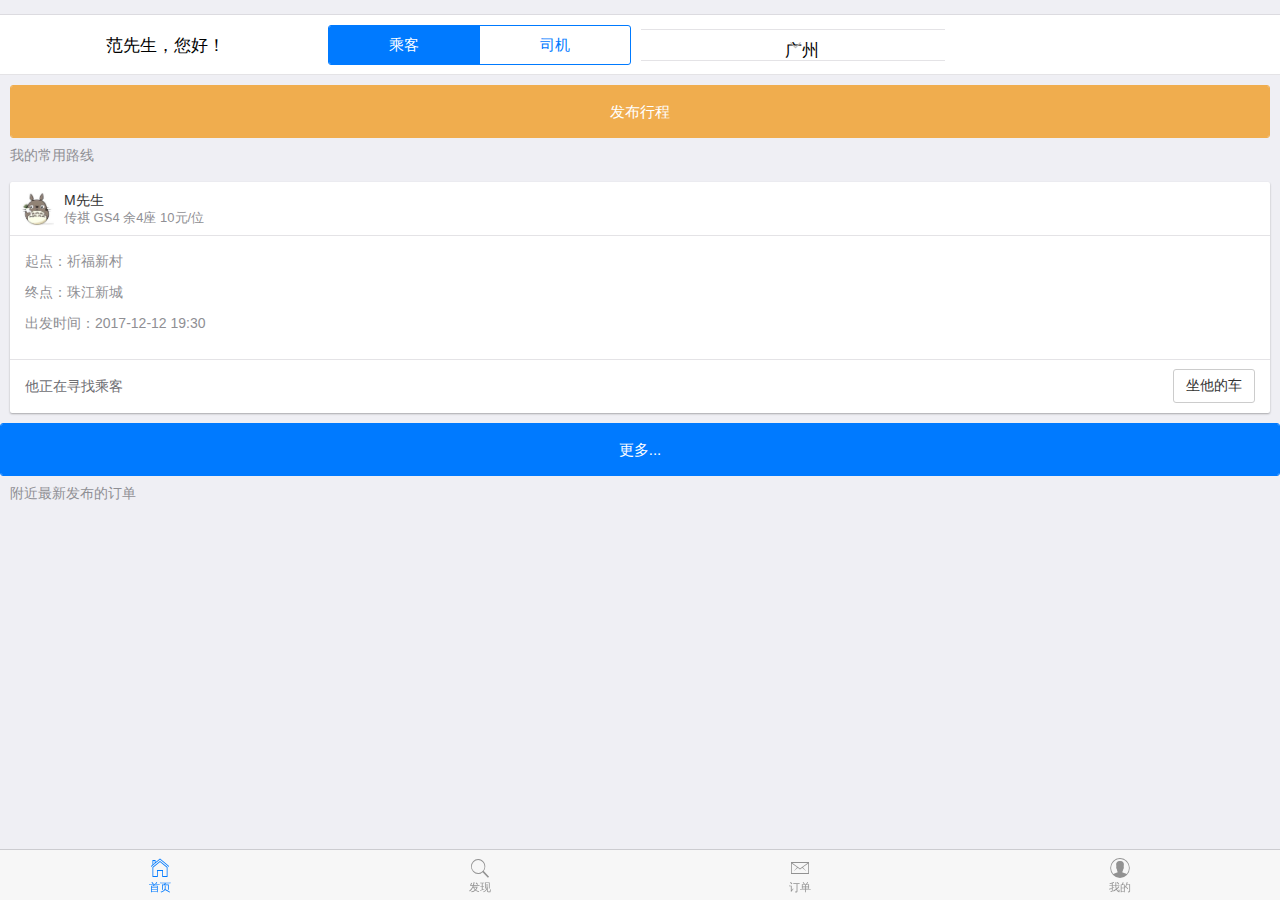
<file: index.html>
<!DOCTYPE html>
<html>
<head>
    <meta charset="utf-8">
    <meta name="viewport" content="width=device-width,initial-scale=1,minimum-scale=1,maximum-scale=1,user-scalable=no" />
    <title></title>
    <script src="js/mui.min.js"></script>
    <script src="js/jquery.min.js"></script>
    <link href="css/mui.min.css" rel="stylesheet"/>
    <script type="text/javascript" charset="utf-8">mui.init();
 
		mui.plusReady(function() {
			document.getElementById("fabu").addEventListener("tap", function() {				
				mui.openWindow({
					url: "getpoint.html", //"dr_booking.html",
					id: "getpoint.html" ,
					waiting: {
						autoShow: false 
					}
				}); 
			}); 
		
			document.getElementById("sear").addEventListener("tap", function() {
				mui.openWindow({
					url: "dr_booking.html",
					id: "dr_booking.html",
					waiting: {
						autoShow: false
					},
					extras: {
						name: 'testapp'
					}
		
				});
		
			});
		
			document.getElementById("mine").addEventListener("tap", function() {
				mui.openWindow({
					url: "cu_mine.html",
					id: "cu_mine.html",
					waiting: {
						autoShow: false
					},
					extras: {
						name: 'testapp'
					}
		
				});
		 
			});
        	//我关注的线路
			$.ajax({ 
				type: 'GET',
				contentType: 'application/x-www-form-urlencoded',
				url: "http://111.230.153.180:3000/getinfobyid",
				dataType: 'text',
				data: {
					id: 1,
					func:"getCareLinesByCuID"
				},
				success: function(result) {
					var sss = $.parseJSON(result);
					//alert(sss.length);
					for(var i = 0; i<sss.length; i++){												
						$("#lines").append(" <li  class='mui-table-view-cell' >"+sss[i].startp+"--->"+sss[i].endp+"</li>");
					};
				},
				error: function(result, status) {
					alert("connect  error:" + result + status);
				}
			});			
		
		});
//		$(document).ready(function() {//读出司机发布的订单
//			$.ajax({
//				type: 'GET',
//				contentType: 'application/x-www-form-urlencoded',
//				url: "http://111.230.153.180:3000/getinfobyid",
//				dataType: 'text',
//				data: {
//					id: 1,
//					func:"getOrderInfoByDrID"
//				},
//				success: function(result) {
//					var sss = $.parseJSON(result);
//					for(var i = 0; i<sss.length; i++){												
//						$("#orders").append(" <li  class='mui-table-view-cell' >"+sss[i].startp+"--->"+sss[i].endp+"</li>");
//								
//					};				
//				},
//				error: function(result, status) {
//					alert("connect  error:" + result + status);
//				}
//			});


			
			//附近最新的订单
//			$.ajax({
//				type: 'GET',
//				contentType: 'application/x-www-form-urlencoded',
//				url: "http://111.230.153.180:3000/getinfobyid",
//				dataType: 'text',
//				data: {
//					id: 1,
//					func:"getNearOrders"
//				},
//				success: function(result) {
//					var sss = $.parseJSON(result);
//					//alert(sss.length);
//					for(var i = 0; i<sss.length; i++){												
//						$("#newlines").append(" <li  class='mui-table-view-cell' >"+sss[i].startp+"--->"+sss[i].endp+"</li>");
//					};
//				},
//				error: function(result, status) {
//					alert("connect  error:" + result + status);
//				}
//			});
//				
  
		
  
    </script>
</head>
<body>

	<div class="mui-content">
		
		 <ul class="mui-table-view mui-grid-view ">
		 	<li class="mui-table-view-cell mui-media mui-col-xs-4 mui-col-sm-3">范先生，您好！</li>
		 	<li class="mui-table-view-cell mui-media mui-col-xs-4 mui-col-sm-3">				
		 		<div class="mui-segmented-control">
				    <a class="mui-control-item mui-active" href="#item1">乘客</a>
				    <a class="mui-control-item" href="#item2">司机</a>
				</div>	
		 	</li>
		 	<li class="mui-table-view-cell mui-media mui-col-xs-4 mui-col-sm-3">
		 		<ul class="mui-table-view">
		 		    <li class="mui-table-view-cell mui-collapse">
		 		        <a class="mui-navigate-right" href="#">广州</a>
		 		        <div class="mui-collapse-content">
		 		            <p>广州</p>
		 		            <p>北京</p>
		 		            <p>上海</p>
		 		        </div>
		 		    </li>
		 		    
		 		</ul>
		 		</li>
		 </ul>
		 	
		
		<nav class="mui-bar mui-bar-tab">
			<a class="mui-tab-item mui-active" href="cu_order.html">
				<span class="mui-icon mui-icon-home"></span>
				<span class="mui-tab-label">首页</span>
			</a>
			<a class="mui-tab-item" id="sear" href="cu_order.html">
				<span class="mui-icon mui-icon-search "></span>
				<span class="mui-tab-label">发现</span>
			</a>
			<a class="mui-tab-item" href="cu_order.html">
				<span class="mui-icon mui-icon-email"></span>
				<span class="mui-tab-label">订单</span>
			</a>
			<a class="mui-tab-item" id="mine" href="#tabbar-with-contact">
				<span class="mui-icon mui-icon-contact"></span>
				<span class="mui-tab-label">我的</span>
			</a>
	
		</nav>	

		
		<div class="mui-content-padded">

			<button id="fabu" type="button" class="mui-btn mui-btn-yellow mui-btn-block">发布行程</button>
		</div>


		<h5 class="mui-content-padded">我的常用路线</h5>
			<div class="mui-card">
			<ul id="lines" class="mui-table-view mui-table-view-chevron">
			</ul>
			
		</div>

		<div class="mui-card">
			<div class="mui-card-content">
				<div class="mui-card-header  mui-card-media">
					<img src="images/lmao.jpeg" />
					<div class="mui-media-body">
							M先生
							<p>传祺 GS4  余4座   10元/位</p>
					</div>
				</div>
				<div class="mui-card-content-inner">
					<p>起点：祈福新村</p>
					<p>终点：珠江新城</p>
					<p>出发时间：2017-12-12 19:30</p>
				</div>
				<div class="mui-card-footer">
					他正在寻找乘客
					<button>坐他的车</button>
				</div>
			</div>

		</div>
		<button type="button" class="mui-btn mui-btn-blue mui-btn-block">更多...</button>

<h5 class="mui-content-padded">附近最新发布的订单</h5>
			<div class="mui-card">
			<ul id="newlines" class="mui-table-view mui-table-view-chevron">
			</ul>
			
		</div>

	</div>		
	
</body>
</html>
</file>
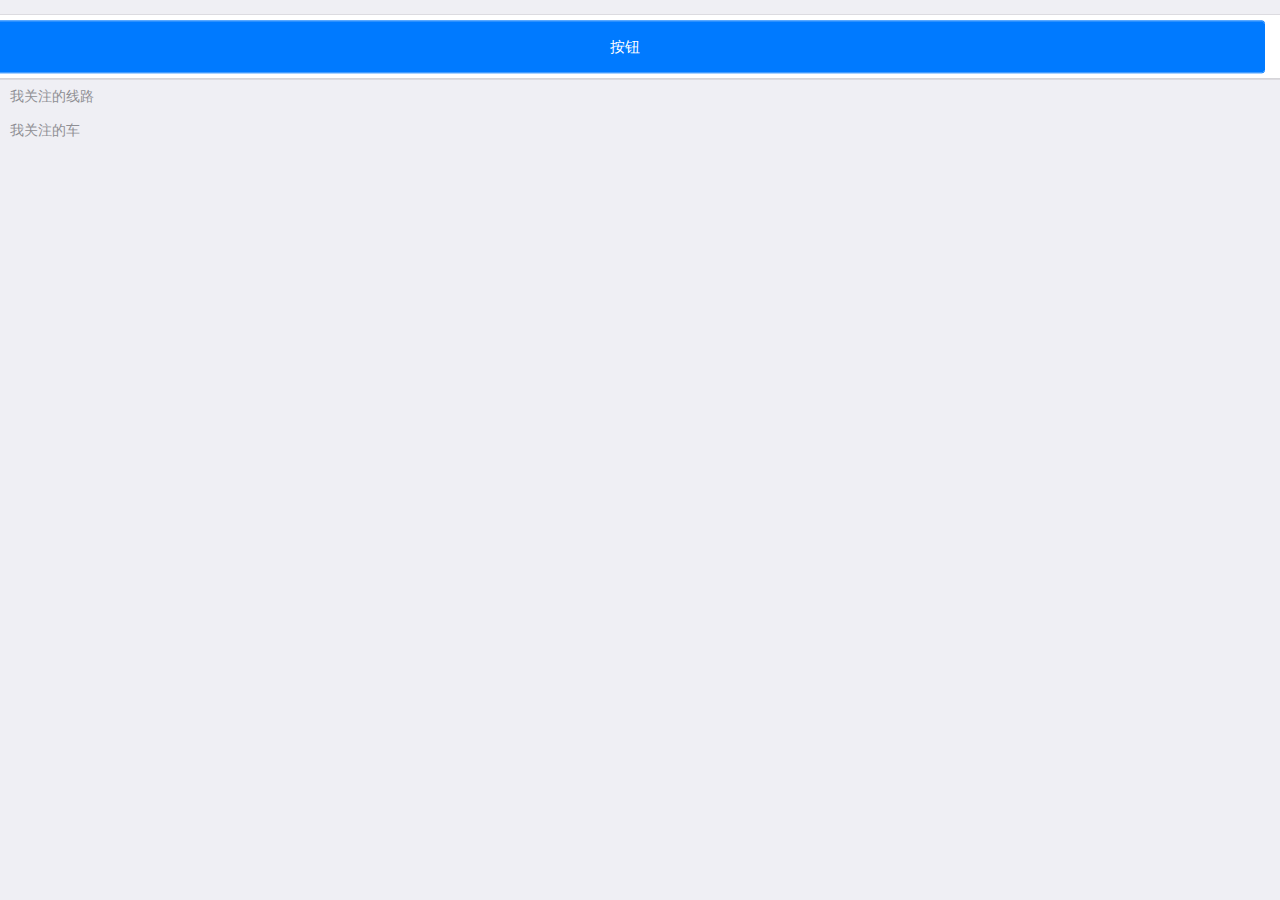
<file: cu_mine.html>
<!doctype html>
<html>

<head>
	<meta charset="UTF-8">
	<title></title>
	<meta name="viewport" content="width=device-width,initial-scale=1,minimum-scale=1,maximum-scale=1,user-scalable=no" />
	<link href="css/mui.min.css" rel="stylesheet" />
	<script src="js/mui.min.js"></script>
	<script src="js/jquery.min.js"></script>
    <link href="css/mui.min.css" rel="stylesheet"/>	    
    
</head>
<script type="text/javascript" charset="utf-8">
  	mui.init();
  	//拍照 
    function getImage() { 
        var c = plus.camera.getCamera(); 
        c.captureImage(function(e) { 
            plus.io.resolveLocalFileSystemURL(e, function(entry) { 
                var s = entry.toLocalURL() + "?version=" + new Date().getTime(); 
                uploadHead(s); /*上传图片*/ 
            }, function(e) { 
                console.log("读取拍照文件错误：" + e.message); 
            }); 
        }, function(s) { 
            console.log("error" + s); 
        }, { 
            filename: "_doc/head.png" 
        }) 
    } 
//	$(document).ready(function() {
//		//读出用户信息
//		$.ajax({
//			type: 'GET',
//			contentType: 'application/x-www-form-urlencoded',
//			url: "http://111.230.153.180:3000/getinfobyid",
//			dataType: 'text',
//			data: {
//				id: 1,
//				func:"getUserInfoByID"
//			},
//			success: function(result) {
//				var sss = $.parseJSON(result);
//				$("#userinfo").append("<div class='mui-input-row'><label>"+"昵称"+"</label><input type='text' placeholder='"+sss[0].username+"'></div>");
//				$("#userinfo").append("<div class='mui-input-row'><label>"+"电话"+"</label><input type='text' placeholder='"+sss[0].phone+"'></div>");
//				
//			},
//			error: function(result, status) {
//				alert("connect  error:" + result + status);
//			}
//		});
//
//		//读出用户常用线路
//		$.ajax({
//			type: 'GET',
//			contentType: 'application/x-www-form-urlencoded',
//			url: "http://111.230.153.180:3000/getinfobyid",
//			dataType: 'text',
//			data: {
//				id: 1,
//				func:"getCareLinesByCuID"
//			},
//			success: function(result) {
//				var sss = $.parseJSON(result);
//				//alert(sss.length);
//				for(var i = 0; i<sss.length; i++){												
//					$("#lines").append(" <li  class='mui-table-view-cell' >"+sss[i].startp+"--->"+sss[i].endp+"</li>");
//				};
//			},
//			error: function(result, status) {
//				alert("connect  error:" + result + status);
//			}
//		});
//		
//		//读出用户关注司机
//		$.ajax({
//			type: 'GET',
//			contentType: 'application/x-www-form-urlencoded',
//			url: "http://111.230.153.180:3000/getinfobyid",
//			dataType: 'text',
//			data: {
//				id: 1,
//				func:"getCareCarsByCuID"
//			},
//			success: function(result) {
//				var sss = $.parseJSON(result);
//				//alert(sss.length);
//				for(var i = 0; i<sss.length; i++){												
//					$("#drivers").append(" <li  class='mui-table-view-cell' >"+sss[i].username+"---"+sss[i].carnum+"</li>");
//				};
//			},
//			error: function(result, status) {
//				alert("connect  error:" + result + status);
//			}
//		});
//
//	});

        
</script>

<body>
	<div class="mui-content">
		<ul class="mui-table-view">
			<li class="mui-table-view-cell mui-media">
				<a href="#sheet2" id="openSheet">
					
					<img class="mui-media-object mui-pull-left" src="images/shuijiao.jpg" >					
						<div class="mui-media-body">							
							<label>圣行</label>
							<p>您还没有个性签名</p>							
						</div>
					<button type="button" class="mui-btn mui-btn-blue mui-btn-block" id="headImage">按钮</button>
				</a>
			</li>
		</ul>
		<form id="userinfo" class="mui-input-group">
			

		</form>			
		
		
		<h5 class="mui-content-padded">我关注的线路</h5>
		<div class="mui-card">
			<ul id="lines" class="mui-table-view mui-table-view-chevron">
				
			</ul>			
		</div>
		
		<h5 class="mui-content-padded">我关注的车</h5>
		<div class="mui-card">
			<ul id="drivers" class="mui-table-view mui-table-view-chevron">
			</ul>			
		</div>			
	


	</div>
	<div id="sheet" class="mui-popover mui-popover-bottom mui-popover-action ">
	    <!-- 可选择菜单 -->
	    <ul class="mui-table-view">
	      <li class="mui-table-view-cell">
	        <a href="#">拍照</a>
	      </li>
	      <li class="mui-table-view-cell">
	        <a href="#">相片</a>
	      </li>
	    </ul>
	    <!-- 取消菜单 -->
	    <ul class="mui-table-view">
	      <li class="mui-table-view-cell">
	        <a href="#sheet"><b>取消</b></a>
	      </li>
	    </ul>
	</div>
	
	


 
</body>

</html>
</file>
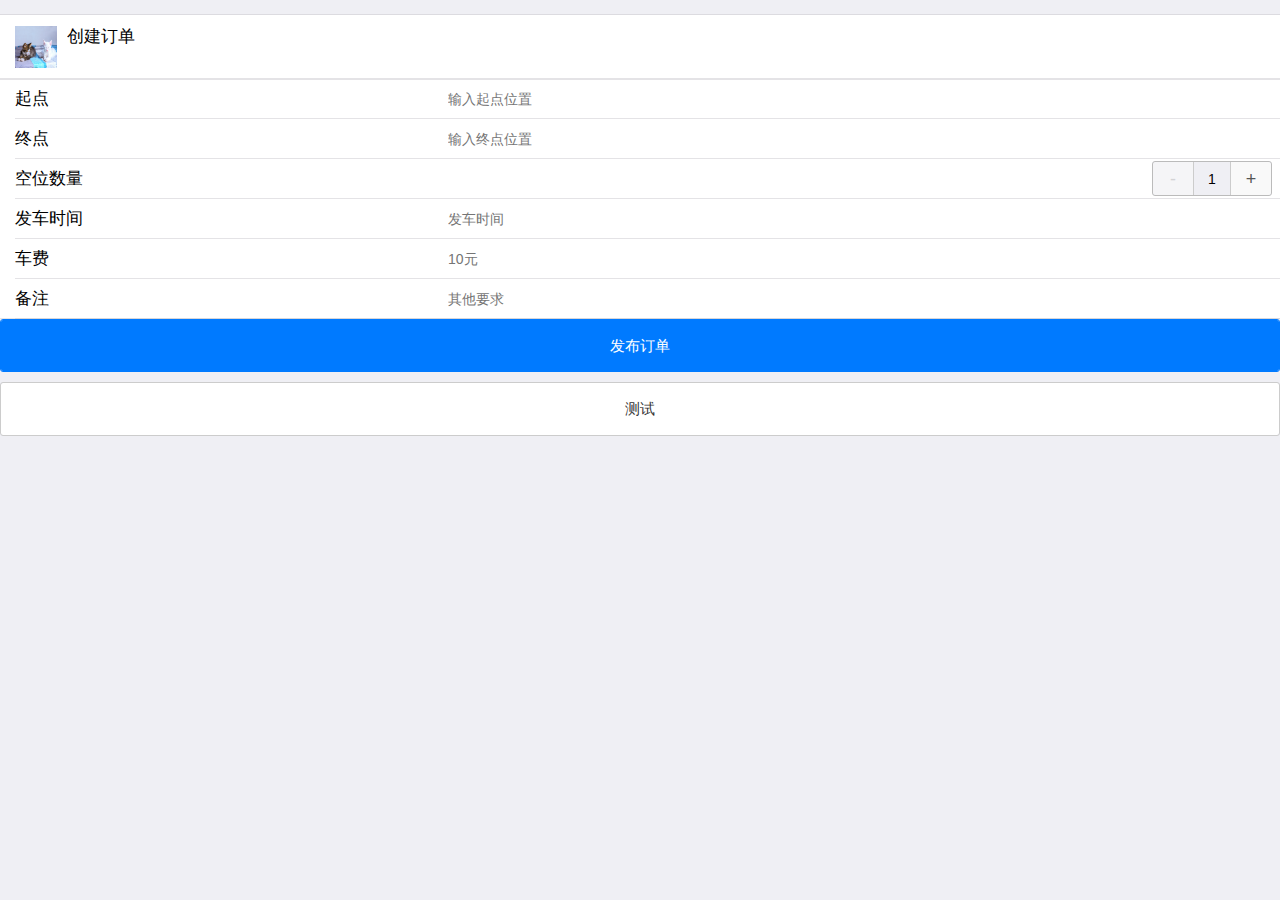
<file: dr_booking.html>
<!doctype html>
<html>
	<head>
		<meta charset="UTF-8">
		<title></title>
		<meta name="viewport" content="width=device-width,initial-scale=1,minimum-scale=1,maximum-scale=1,user-scalable=no" />
		<link href="css/mui.min.css" rel="stylesheet" />
		<link href="css/mui.picker.min.css" rel="stylesheet" />
		<script src="js/mui.min.js"></script>
		<script src="js/jquery.min.js"></script>
		<script src="js/mui.picker.min.js"></script>
		<script src="js/tools.js"></script>
	</head>

	<body>
		<div class="mui-content">			
			<ul class="mui-table-view">
				<li class="mui-table-view-cell mui-media">
					<a href="javascript:;">
						<img class="mui-media-object mui-pull-left" src="images/shuijiao.jpg">
						<div class="mui-media-body">
							创建订单
						</div>
					</a>
				</li>
			</ul>
			<form class="mui-input-group">
				<div class="mui-input-row">
					<label>起点</label>
					<input id="startp" type="text" class="mui-input-clear" placeholder="输入起点位置">
				</div>
				<div class="mui-input-row">
					<label>终点</label>
					<input id="endp" type="text" class="mui-input-clear" placeholder="输入终点位置">
					
				</div>
				<div class="mui-input-row">
					<label>空位数量</label>
					<div class="mui-numbox" data-numbox-step='1' data-numbox-min='1' data-numbox-max='7'>
					    <button class="mui-btn mui-btn-numbox-minus" type="button">-</button>
					    <input id="seats" class="mui-input-numbox" type="number" />
					    <button class="mui-btn mui-btn-numbox-plus" type="button">+</button>
					</div>
					
				</div>
				<div class="mui-input-row">
					<label>发车时间</label>
					<input id="btime" type="text" class="mui-input-clear" placeholder="发车时间">
					
				</div>
				
				<div class="mui-input-row">
					<label>车费</label>
					<input id="money" type="text" placeholder="10元">
				</div>
				<div class="mui-input-row">
					<label>备注</label>
					<input id="memo" type="text" class="mui-input-clear" placeholder="其他要求">
				</div>				
				
			</form>			
			<button id='fabu' class="mui-btn mui-btn-primary mui-btn-block" type='button'>发布订单</button>
			<button id='test' class="mui-btn mui-btn-block" type='button'>测试</button>
		</div>			
		

		
		<script type="text/javascript">
			mui.init();

			var driverid=1;
			window.addEventListener("getparams",function(e){
				
				
			});
			
			
			
			//发布按钮
			var bfabu=document.getElementById("fabu");
			bfabu.addEventListener('tap',function(){				
				$.ajax({
					type: 'GET',
					contentType: 'application/x-www-form-urlencoded',
					url: "http://111.230.153.180:3000/addnewone",
					dataType: 'text',
					data: {
						func:"addNewOrder",
						dataarr:GetJsonData()
					},
					success: function(result) {
						alert("插入成功");						
					},
					error: function(result, status) {
						alert("connect  error:" + result + status);
					}
				});						
			});
			
			 window.onload = function(){
	            //从服务器获取数据	            
	            //业务数据获取完毕，并已插入当前页面DOM；
	            //注意：若为ajax请求，则需将如下代码放在处理完ajax响应数据之后；
	            mui.plusReady(function(){
	                var self = plus.webview.currentWebview();
	                //var pid = self.spname;
	                var sptxt=document.getElementById("startp");
	                var eptxt=document.getElementById("endp");
	                sptxt.setAttribute("pname",self.spname); 
	                sptxt.setAttribute("plng",self.splng);
	                sptxt.setAttribute("plat",self.splat);
	                sptxt.value=self.spname; 
	
					eptxt.setAttribute("pname",self.epname);
	                eptxt.setAttribute("plng",self.eplng);
	                eptxt.setAttribute("plat",self.eplat);

					eptxt.value=self.epname;
	                
	

	                mui.toast(self.epname);
	                	 		
	                //关闭等待框
	                plus.nativeUI.closeWaiting();
	                //显示当前页面
	                mui.currentWebview.show();
	            });
	       }
			//时间选择器
			var btt=document.getElementById("btime");
			btt.addEventListener('tap',function(){
				var dtPicker = new mui.DtPicker({
					"type":"datetime",
					"customData":{"i":[{"value":"0","text":"00"},{"value":"0","text":"15"},{"value":"30","text":"30"},{"value":"45","text":"45"},{"value":"45","text":"60"}]}
				});
				dtPicker.show(function (selectItems) {
					document.getElementById("btime").value=selectItems.y.value +'-'+selectItems.m.value+'-'+selectItems.d.value  +' '+selectItems.h.value +':'+selectItems.i.value;  
				});
			},false);
			
			//测试按钮
			var btest=document.getElementById("test");
			btest.addEventListener('tap',function(){
				$.ajax({
					type: 'GET',
					contentType: 'application/x-www-form-urlencoded',
					url: "http://111.230.153.180:3000/testapp",
					dataType: 'text',
					data: {
						func:"addNewOrder",
						dataarr:GetJsonData()
					},
					success: function(result) {
						alert("插入成功");						
					},
					error: function(result, status) {
						alert("connect  error:" + result + status);
					}
				});						
				
			});					
			
			//构建数据json
			
			function GetJsonData() {
				var startp={"k":"startp","v":document.getElementById("startp").value};
				var endp={"k":"endp","v":document.getElementById("endp").value};				
				var driverid={"k":"driverid","v":1};				
				var btime={"k":"begintime","v":document.getElementById("btime").value};
				var seats={"k":"seats","v":document.getElementById("seats").value};
				var money={"k":"money","v":document.getElementById("money").value};
				var memo={"k":"memo","v":document.getElementById("memo").value};	
				
				var values=[startp,endp,driverid,btime,seats,money,memo];//				
				return values;
				
			};
				
		</script>
		
		
	</body>

</html>
</file>
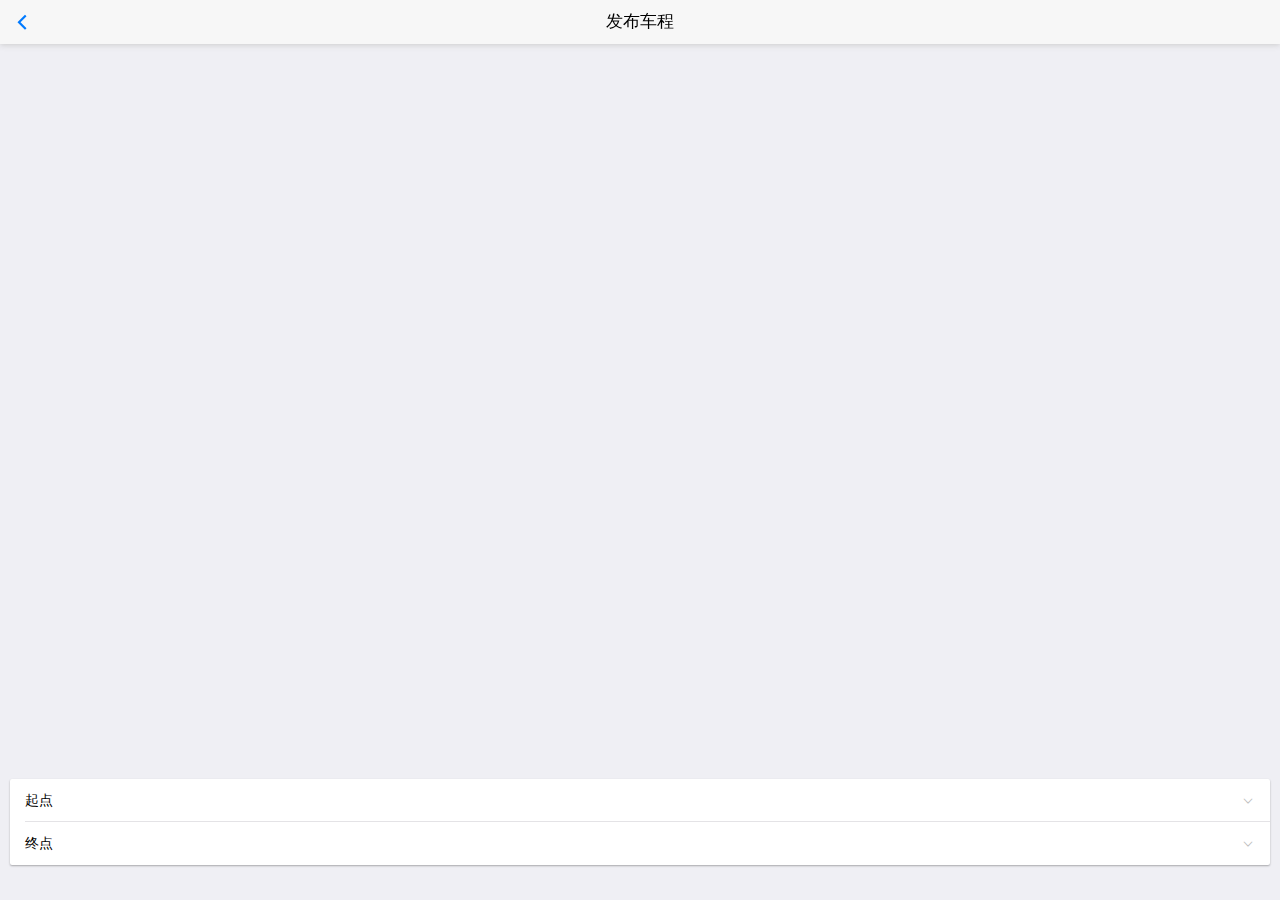
<file: dr_gis.html>
<!DOCTYPE html>
<html>

	<head>
		<meta name="viewport" content="initial-scale=1.0, user-scalable=no" />
		<meta http-equiv="Content-Type" content="text/html; charset=utf-8" />
		<title>Hello, World</title>
		<script src="js/mui.min.js"></script>
		<script src="js/jquery.min.js"></script>
		<link href="css/mui.min.css" rel="stylesheet" />

		<style type="text/css">
			html {
				height: 100%
			}
			
			body {
				height: 100%;
				margin: 0px;
				padding: 0px
			}
			
			#container {
				height: 80%
			}
		</style>
		<script type="text/javascript" src="http://api.map.baidu.com/api?v=2.0&ak=lgGoY5W4lfkEWaEUYpdp2qVGPFLUyICg">
			//v2.0版本的引用方式：src="http://api.map.baidu.com/api?v=2.0&ak=您的密钥"
		</script>
	</head>

	<body>
		<header class="mui-bar mui-bar-nav">
			<a class="mui-action-back mui-icon mui-icon-left-nav mui-pull-left"></a>
			<h1 class="mui-title">发布车程</h1>
		</header>
		<div id="container">

		</div>
		<div class="mui-content">
			<div class="mui-card">
				<ul class="mui-table-view">
					<li class="mui-table-view-cell mui-collapse"><a class="mui-navigate-right" href="#">起点</a></li>
					<li class="mui-table-view-cell mui-collapse"><a class="mui-navigate-right" href="#">终点</a></li>
				</ul>
			</div>
			
		</div>

		<script type="text/javascript">
			mui.init();
			var map = new BMap.Map("container");
			// 创建地图实例  
			var point = new BMap.Point(116.404, 39.915);
			// 创建点坐标  
			map.centerAndZoom(point, 15);
			// 初始化地图，设置中心点坐标和地图级别
		</script>
	</body>

</html>
</file>
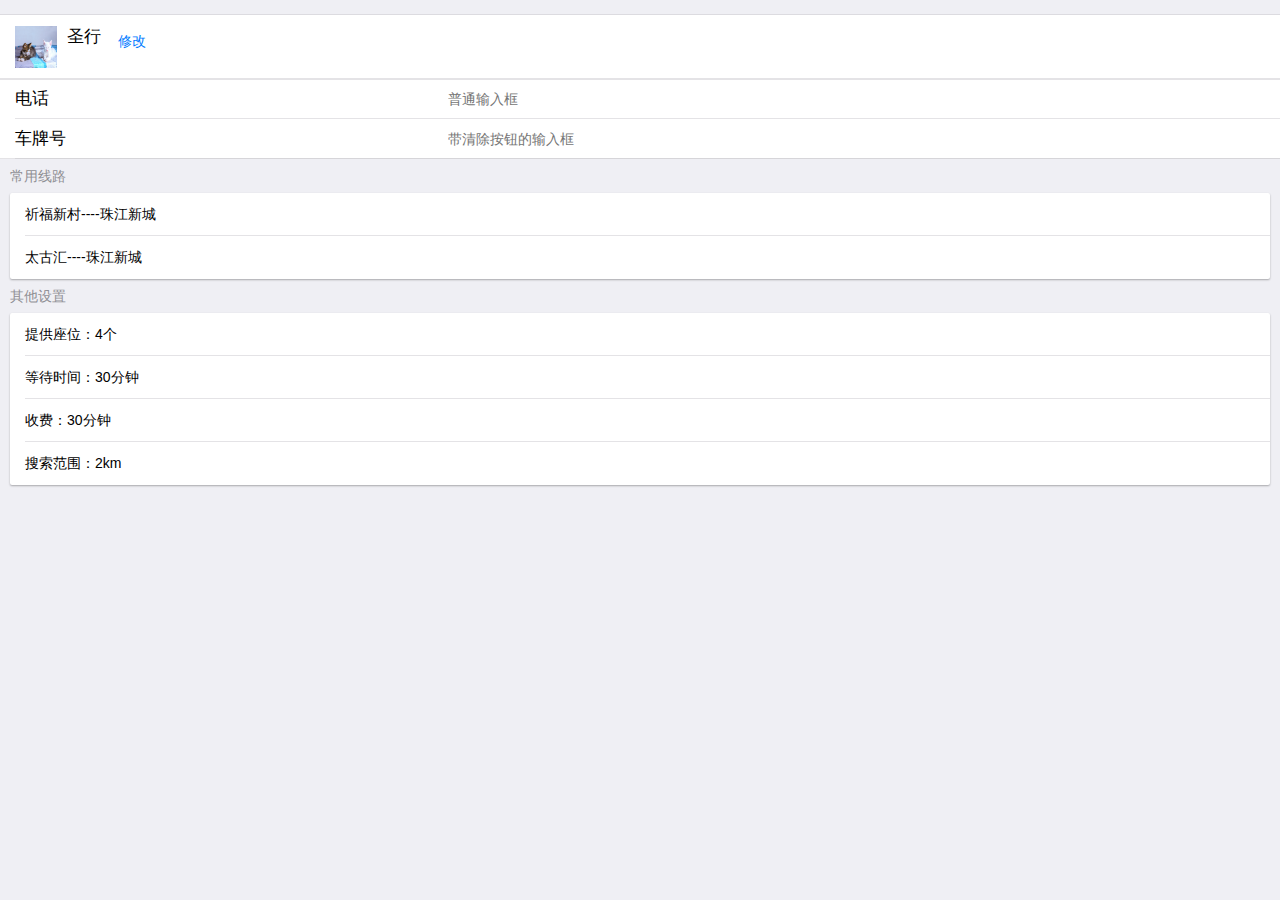
<file: dr_mine.html>
<!doctype html>
<html>

	<head>
		<meta charset="UTF-8">
		<title></title>
		<meta name="viewport" content="width=device-width,initial-scale=1,minimum-scale=1,maximum-scale=1,user-scalable=no" />
		<link href="css/mui.min.css" rel="stylesheet" />
	</head>

	<body>

		<div class="mui-content">
			
			<ul class="mui-table-view">
				<li class="mui-table-view-cell mui-media">
					<a href="javascript:;">
						<img class="mui-media-object mui-pull-left" src="images/shuijiao.jpg">
						<div class="mui-media-body">
							圣行
							<button type="button" class="mui-btn mui-btn-link">
								修改
							</button>
						</div>
					</a>
				</li>
			</ul>
			<form class="mui-input-group">
				<div class="mui-input-row">
					<label>电话</label>
					<input type="text" placeholder="普通输入框">
				</div>
				<div class="mui-input-row">
					<label>车牌号</label>
					<input type="text" class="mui-input-clear" placeholder="带清除按钮的输入框">
				</div>
			</form>			
			
			<h5 class="mui-content-padded">常用线路</h5>
			<div class="mui-card">
				<ul id="list" class="mui-table-view mui-table-view-chevron">
					<li class="mui-table-view-cell">祈福新村----珠江新城     </li>			
					<li class="mui-table-view-cell">太古汇----珠江新城     </li>			
				</ul>			
			</div>
			
			<h5 class="mui-content-padded">其他设置</h5>
			<div class="mui-card">
				<ul id="list" class="mui-table-view mui-table-view-chevron">
					<li class="mui-table-view-cell">提供座位：4个     </li>			
					<li class="mui-table-view-cell">等待时间：30分钟   </li>			
					<li class="mui-table-view-cell">收费：30分钟   </li>
					<li class="mui-table-view-cell">搜索范围：2km   </li>
				</ul>			
			</div>			
		</div>
		
		<script src="js/mui.min.js"></script>
		<script type="text/javascript">
			mui.init()
		</script>
	</body>

</html>
</file>
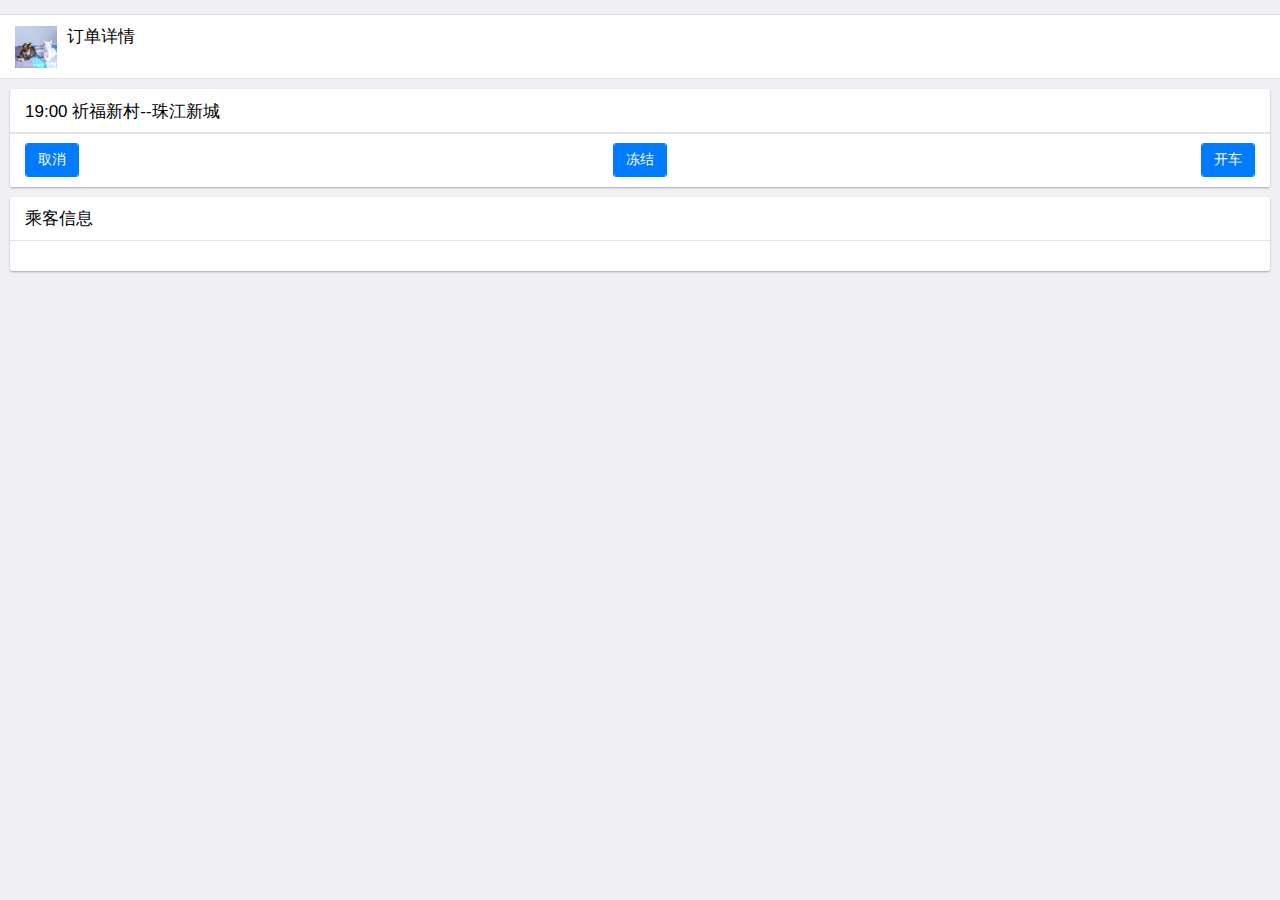
<file: dr_order.html>
<!doctype html>
<html>

	<head>
		<meta charset="UTF-8">
		<title></title>
		<meta name="viewport" content="width=device-width,initial-scale=1,minimum-scale=1,maximum-scale=1,user-scalable=no" />
		<link href="css/mui.min.css" rel="stylesheet" />
	    <script src="js/mui.min.js"></script>
	    <script src="js/jquery.min.js"></script>
	    <script src="js/tools.js"></script>	
	</head>
	
	<script type="text/javascript" charset="utf-8">
		mui.init();	

		$(document).ready(function() {
			//显示订单详情
			$.ajax({
				type: 'GET',
				contentType: 'application/x-www-form-urlencoded',
				url: "http://111.230.153.180:3000/getinfobyid",
				dataType: 'text', 
				data: {
					id: 1,
					func:"getOrderInfoByDrID"
				},
				success: function(result) {
					var sss = $.parseJSON(result);	
					$("#orderinfo").append("<p> 车费：" +sss[0].money+"</p>");
					$("#orderinfo").append("<p> 空位：" +sss[0].seats+"</p>");
					$("#orderinfo").append("<p> 发车时间：" +FormatDate(sss[0].begintime,"yyyy-MM-dd hh:mm")+"</p>");
					$("#orderinfo").append("<p> 候车点：" +sss[0].username+"</p>");
					$("#orderinfo").append("<p> 其他：" +sss[0].memo+"</p>");
					document.getElementById("orderbrief").innerHTML=FormatDate(sss[0].begintime,"yyyy-MM-dd hh:mm")+"  "+sss[0].startp +"-->" +sss[0].endp;
					
				},
				error: function(result, status) {
					alert("connect  error:" + result + status);
				}
			});
			
			//显示乘客信息
			$.ajax({
				type: 'GET',
				contentType: 'application/x-www-form-urlencoded',
				url: "http://111.230.153.180:3000/getinfobyid",
				dataType: 'text', 
				data: {
					id: 1,
					func:"getCusByOrderID"
				},
				success: function(result) {
					
					var sss = $.parseJSON(result);
					for(var i = 0; i<sss.length; i++){									
						
						$("#cus").append("<li>"+sss[i].username+ "</li>");
					
				
					};
				},
				error: function(result, status) {
					alert("connect  error:" + result + status);
				}
			});


		});
	</script>

	<body>
	<body>

		<div class="mui-content">
			
			<ul class="mui-table-view">
				<li class="mui-table-view-cell mui-media">
					<a href="javascript:;">
						<img class="mui-media-object mui-pull-left" src="images/shuijiao.jpg">
						<div class="mui-media-body">
							订单详情
						</div>
					</a>
				</li>
			</ul>
	
			
			<div class="mui-card">
				<div id="orderbrief" class="mui-card-header">19:00 祈福新村--珠江新城</div>
				<div class="mui-card-content">
					<div id="orderinfo" mui-card-content-inner">
					</div>
				</div>
				<div class="mui-card-footer">
					<div class="mui-btn mui-btn-primary">
						取消
					</div>
					<div class="mui-btn mui-btn-primary">
						冻结
					</div>
					<div class="mui-btn mui-btn-primary">
						开车
					</div>
				</div>
			</div>
		
			<div class="mui-card">
				<div class="mui-card-header">乘客信息</div>
				<div class="mui-card-content">
					<div class="mui-card-content-inner">

			<ul id="cus" class="mui-table-view">
				<!--<li class="mui-table-view-cell mui-media">
					<a href="javascript:;">
						<img class="mui-media-object mui-pull-left" src="images/shuijiao.jpg">
						<div class="mui-media-body">
							赵六
							<button type="button" >电话</button>
						</div>
					</a>
				</li>-->
				
			</ul>

					</div>
				</div>
			
			</div>
	
		</div>
		
		<script src="js/mui.min.js"></script>
		<script type="text/javascript">
			mui.init()
		</script>
	</body>

</html>
</file>
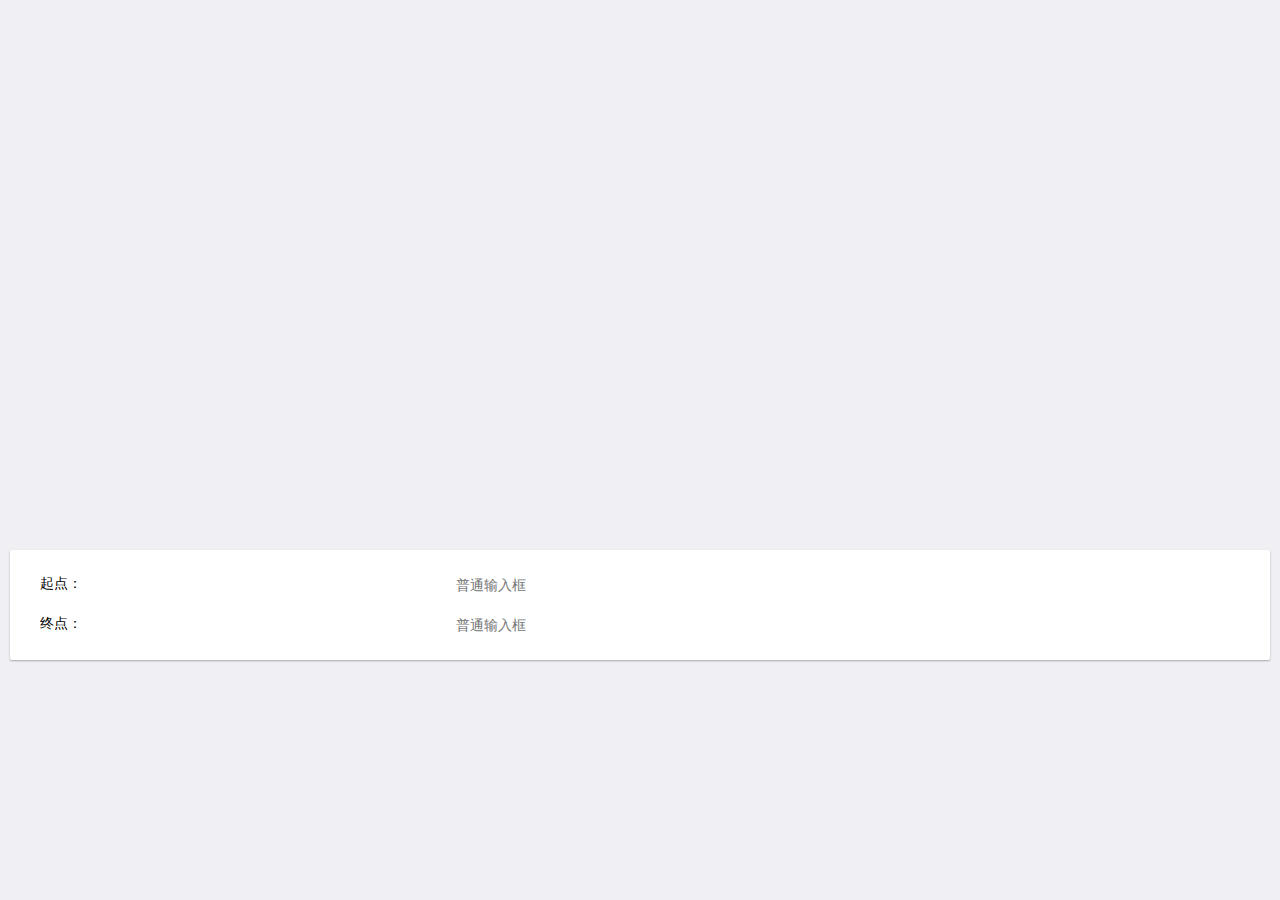
<file: getpoint.html>
<html>
<head>
	<meta http-equiv="Content-Type" content="text/html; charset=utf-8" />
	<meta name="viewport" content="initial-scale=1.0, user-scalable=no" />
	<style type="text/css">
		body, html{width: 100%;height: 100%; margin:0;font-family:"微软雅黑";}
		#l-map{height:60%;width:100%;}
		#r-result{width:100%;}
	</style>
	    <script src="js/mui.min.js"></script>
    <script src="js/jquery.min.js"></script>
    <link href="css/mui.min.css" rel="stylesheet"/>
	<link href="css/dache.css" rel="stylesheet"/>
	<script type="text/javascript" src="http://api.map.baidu.com/api?v=2.0&ak=lgGoY5W4lfkEWaEUYpdp2qVGPFLUyICg"></script>
	<script type="text/javascript" src="http://developer.baidu.com/map/jsdemo/demo/convertor.js"></script>
	
	<title></title>
</head>
<body>
	<div class="mui-content">
	 
		<div id="l-map" style="visibility: none;"></div>
		<div class="mui-card">

			<div class="mui-card-content-inner">
				<div class="mui-input-row">
					<label>起点：</label>
					<input id="startp" type="text" placeholder="普通输入框">
				</div>
				
				<div class="mui-input-row">
					<label>终点：</label>
					<input id="endp" type="text" placeholder="普通输入框">
				</div>
				
				<button type="button" id='nextstep' class="mui-btn mui-btn-blue mui-btn-block" style="display:none;">下一步</button>

			</div>

		</div>  
	</div>	
	<!--<div id="r-result"></div>-->
</body>
</html>
<script type="text/javascript">
	// 百度地图API功能
	var map = new BMap.Map("l-map"); // 创建Map实例
	 map.centerAndZoom(new BMap.Point(116.404, 39.915), 11);
 
	mui.init();
	//从服务器获取数据	            
	//业务数据获取完毕，并已插入当前页面DOM；
	//注意：若为ajax请求，则需将如下代码放在处理完ajax响应数据之后；
    function translatePoint(position){  
	    var currentLon = position.coords.longitude;  
	    var currentLat = position.coords.latitude;  
	    var gpsPoint = new BMap.Point(currentLon,currentLat);  
	    BMap.Convertor.translate(gpsPoint,2,initMap); //坐标转换  
	    mui.toast(currentLon);
	    
	};  
	
	function initMap(point){
		map.centerAndZoom(point,15);   
	};
	
	mui.plusReady(function() {

		plus.geolocation.getCurrentPosition(translatePoint,function(e){  
                    mui.toast("异常:" + e.message);  
                  });

//		mui.toast('ok'); 
		var self = plus.webview.currentWebview();
		
    
    
    
		//关闭等待框
		plus.nativeUI.closeWaiting();
		//显示当前页面
		mui.currentWebview.show();

		//添加显示起点、终点位置的事件
		window.addEventListener("doit", function(e) {

			var ptype = e.detail.ptype;
			var ctxt = document.getElementById(ptype);

			ctxt.setAttribute('pname', e.detail.pname);
			ctxt.setAttribute('plat', e.detail.plat);
			ctxt.setAttribute('plng', e.detail.plng);
			ctxt.value = e.detail.pname;
			if(document.getElementById("startp").value && document.getElementById("endp").value) {
				var stxt = document.getElementById("startp");
				var etxt = document.getElementById("endp");
				//		    	mui.toast('ok');

				//							
				// 百度地图API功能  
				var sx = stxt.getAttribute("plat");
				var sy = stxt.getAttribute("plng");
				var ex = etxt.getAttribute("plat");
				var ey = etxt.getAttribute("plng");

				var p1 = new BMap.Point(sy, sx);
				var p2 = new BMap.Point(ey, ex);

				var x1 = (sx + ex) / 2;
				var y1 = (sy + ey) / 2;

				// document.getElementById("ss").value=sx+','+sy+';'+ex+','+ey; 
				//清除多余线路
				map.clearOverlays();
				map.centerAndZoom(new BMap.Point(y1, x1), 11);
				var driving = new BMap.DrivingRoute(map, {
					renderOptions: {
						map: map,
						autoViewport: true
					}
				});
				driving.search(p1, p2);
				document.getElementById("nextstep").style.display = "";
			} else {
				document.getElementById("nextstep").style.display = "none";
			};

		});

		//下一步
		var btt = document.getElementById("nextstep");
		btt.addEventListener("tap", function() {
			mui.toast('ok');

			var stxt = document.getElementById("startp");
			var etxt = document.getElementById("endp");
			mui.openWindow({

				url: "dr_booking.html",
				id: "dr_booking.html",
				waiting: {
					autoShow: false
				},
				extras: {
					spname: stxt.getAttribute("pname"),
					splng: stxt.getAttribute("plng"),
					splat: stxt.getAttribute("plat"),
					epname: etxt.getAttribute("pname"),
					eplat: etxt.getAttribute("plat"),
					eplng: etxt.getAttribute("plng")
				}
			});
		});

		//起点设置
		var btt = document.getElementById("startp");
		var p1 = btt.value;
		btt.addEventListener("tap", function() {
			mui.openWindow({
				url: "tst.html",
				id: "tst.html",
				extras: {
					ptype: "startp",
					curp: p1
				}
			});
		});
		//终点设置
		var btt = document.getElementById("endp");
		var p1 = btt.value;
		btt.addEventListener("tap", function() {
			mui.openWindow({
				url: "tst.html",
				id: "tst.html",
				waiting: {
					autoShow: false
				},
				extras: {
					ptype: "endp",
					curp: p1
				}
			});
		});

	});

	//
</script>
</file>
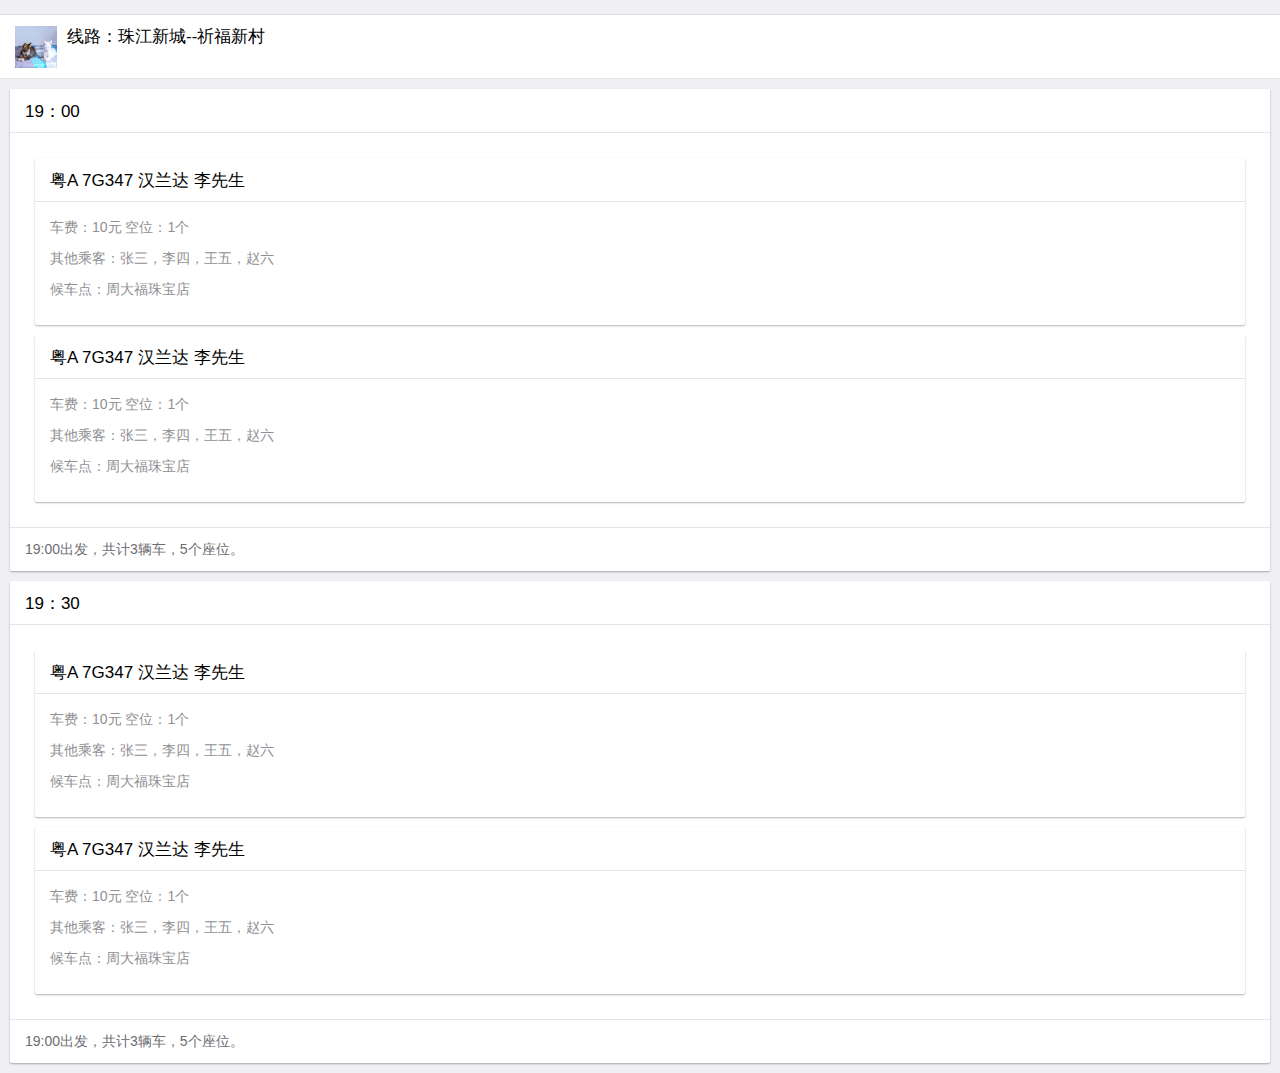
<file: orderlist.html>
<!doctype html>
<html>

	<head>
		<meta charset="UTF-8">
		<title></title>
		<meta name="viewport" content="width=device-width,initial-scale=1,minimum-scale=1,maximum-scale=1,user-scalable=no" />
		<link href="css/mui.min.css" rel="stylesheet" />
	</head>

	<body>

		<div class="mui-content">
			
			<ul class="mui-table-view">
				<li class="mui-table-view-cell mui-media">
					<a href="javascript:;">
						<img class="mui-media-object mui-pull-left" src="images/shuijiao.jpg">
						<div class="mui-media-body">
							线路：珠江新城--祈福新村
						</div>
					</a>
				</li>
			</ul>
	
			
			<div class="mui-card">
				<div class="mui-card-header">19：00</div>
				<div class="mui-card-content">
					<div class="mui-card-content-inner">
						<div class="mui-card">
							<div class="mui-card-header">粤A 7G347  汉兰达 李先生</div>
							<div class="mui-card-content">
								<div class="mui-card-content-inner">
									<p>车费：10元    空位：1个</p>
									<p>其他乘客：张三，李四，王五，赵六</p>
									<p>候车点：周大福珠宝店</p>
								</div>
							</div>
						</div>
						<div class="mui-card">
							<div class="mui-card-header">粤A 7G347  汉兰达 李先生</div>
							<div class="mui-card-content">
								<div class="mui-card-content-inner">
									<p>车费：10元    空位：1个</p>
									<p>其他乘客：张三，李四，王五，赵六</p>
									<p>候车点：周大福珠宝店</p>
								</div>
							</div>
						</div>
					</div>
				</div>
				<div class="mui-card-footer">19:00出发，共计3辆车，5个座位。</div>
			</div>
		
			<div class="mui-card">
				<div class="mui-card-header">19：30</div>
				<div class="mui-card-content">
					<div class="mui-card-content-inner">
						<div class="mui-card">
							<div class="mui-card-header">粤A 7G347  汉兰达 李先生</div>
							<div class="mui-card-content">
								<div class="mui-card-content-inner">
									<p>车费：10元    空位：1个</p>
									<p>其他乘客：张三，李四，王五，赵六</p>
									<p>候车点：周大福珠宝店</p>
								</div>
							</div>
						</div>
						<div class="mui-card">
							<div class="mui-card-header">粤A 7G347  汉兰达 李先生</div>
							<div class="mui-card-content">
								<div class="mui-card-content-inner">
									<p>车费：10元    空位：1个</p>
									<p>其他乘客：张三，李四，王五，赵六</p>
									<p>候车点：周大福珠宝店</p>
								</div>
							</div>
						</div>
					</div>
				</div>
				<div class="mui-card-footer">19:00出发，共计3辆车，5个座位。</div>
			</div>
	
		</div>
		
		<script src="js/mui.min.js"></script>
		<script type="text/javascript">
			mui.init()
		</script>
	</body>

</html>
</file>
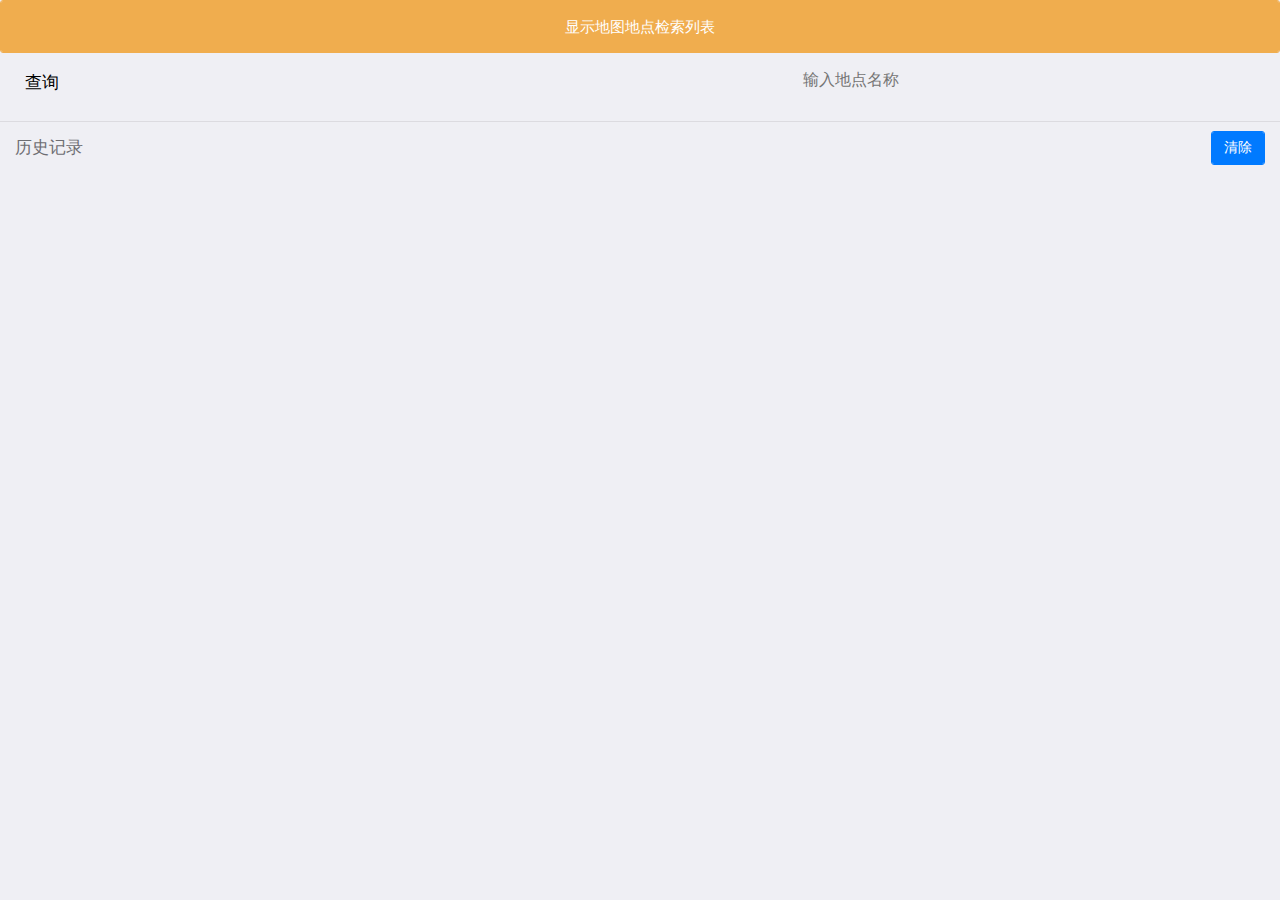
<file: tst.html>
<!doctype html>
<html>
	<head>
		<meta charset="UTF-8">
		<title></title>
		<meta name="viewport" content="width=device-width,initial-scale=1,minimum-scale=1,maximum-scale=1,user-scalable=no" />
		<link href="css/mui.min.css" rel="stylesheet" />
		<script src="js/mui.min.js"></script>
		<script src="js/jquery.min.js"></script>
	</head>
	<body>
		<div class="mui-content">
			<button id="search" type="button" class="mui-btn mui-btn-yellow mui-btn-block">显示地图地点检索列表</button>
			<div class="mui-content-padded" id="qarea">
				<div class="mui-input-row">
					<label>查询</label>
					<input id="ptxt" type="search" placeholder="输入地点名称" class="mui-input-clear">
				</div>
				<ul id="qlist">
				</ul>
			</div>
				<div id="hist" class="mui-card-footer">
					<label>历史记录</label>
					<button type="button" class="mui-btn mui-btn-blue">清除</button>									
				</div>						
		</div>

	</body>
<script type="text/javascript">
	mui.init();
	selectstartp=""
	var text =document.getElementById("ptxt");  	
	text.addEventListener('input', function() {		
		var p1 = encodeURI(document.getElementById("ptxt").value);
		var p2 = encodeURI("广州");
		var purl = "http://api.map.baidu.com/place/v2/search?query=" + p1 + "&region=" + p2 + "&output=json&ak=http://api.map.baidu.com/place/v2/suggestion?query=%E7%A5%88%E7%A6%8F%E6%96%B0%E6%9D%91&region=%E5%B9%BF%E5%B7%9E&city_limit=true&output=json&ak=7YlRGZZzkj3jKwCcSgk4LwXK4uz5KSnL";
		$.ajax({
			type: 'GET',
			contentType: 'application/x-www-form-urlencoded',
			url: purl,
			dataType: 'jsonp',
			data: {},
			success: function(result) {				
				$("#qlist li").remove();
				for(var i = 0; i < result.results.length; i++) {
					var liname="li" + i;
					$("#qlist").append(" <li id='"+liname+ "' lat="+ result.results[i].location.lat+">" + result.results[i].name +"</li>");
					$("#li"+i).attr("pname",result.results[i].name);
					$("#li"+i).attr("lat",result.results[i].location.lat);
					$("#li"+i).attr("lng",result.results[i].location.lng);
					 
				};
			},
			error: function(result, status) {
				alert("connect  error:" + result + status); 
			}
		});

	});
 

	mui.plusReady(function() {
		//获得参数
		        //关闭等待框
        plus.nativeUI.closeWaiting();
        //显示当前页面
        mui.currentWebview.show();
          
		var self = plus.webview.currentWebview();
		var curp = self.curp;
		var ptype=self.ptype;

		//关闭等待框
		plus.nativeUI.closeWaiting();
		mui.currentWebview.show();
		  
		//给列表绑定事件 
		$("#qarea ul").on("tap","li", function() {
     		
     		var ws=plus.webview.getWebviewById("getpoint.html");     		
     		mui.fire(ws,'doit',{
		        ptype:ptype,
		        pname:$(this).attr("pname"), 
		        plat:$(this).attr("lat"),
		        plng:$(this).attr("lng")
		    });		    
		    mui.back()
 		});			
	});

</script>

</html>
</file>
<file: css/dache.css>
.centerimg :before
{
	
	content:' ';
    background-image: url(../images/reddot.png);
    background-size:20px 20px;
    position: absolute;
}
</file>
<file: css/mui.picker.min.css>
/**
* 选择列表插件
* varstion 2.0.0
* by Houfeng
* Houfeng@DCloud.io
**/
.mui-pciker-list li,.mui-picker,.mui-picker-inner{box-sizing:border-box;overflow:hidden}.mui-picker{background-color:#ddd;position:relative;height:200px;border:1px solid rgba(0,0,0,.1);-webkit-user-select:none;user-select:none}.mui-dtpicker,.mui-poppicker{left:0;background-color:#eee;box-shadow:0 -5px 7px 0 rgba(0,0,0,.1);-webkit-transition:.3s;width:100%}.mui-picker-inner{position:relative;width:100%;height:100%;-webkit-mask-box-image:-webkit-linear-gradient(bottom,transparent,transparent 5%,#fff 20%,#fff 80%,transparent 95%,transparent);-webkit-mask-box-image:linear-gradient(top,transparent,transparent 5%,#fff 20%,#fff 80%,transparent 95%,transparent)}.mui-pciker-list,.mui-pciker-rule{box-sizing:border-box;padding:0;margin:-18px 0 0;width:100%;height:36px;line-height:36px;position:absolute;left:0;top:50%}.mui-pciker-rule-bg{z-index:0}.mui-pciker-rule-ft{z-index:2;border-top:solid 1px rgba(0,0,0,.1);border-bottom:solid 1px rgba(0,0,0,.1)}.mui-pciker-list{z-index:1;-webkit-transform-style:preserve-3d;transform-style:preserve-3d;-webkit-transform:perspective(750pt) rotateY(0) rotateX(0);transform:perspective(750pt) rotateY(0) rotateX(0)}.mui-pciker-list li{width:100%;height:100%;position:absolute;text-align:center;vertical-align:middle;-webkit-backface-visibility:hidden;backface-visibility:hidden;font-size:1pc;font-family:"Helvetica Neue",Helvetica,Arial,sans-serif;color:#888;padding:0 8px;white-space:nowrap;-webkit-text-overflow:ellipsis;text-overflow:ellipsis;cursor:default;visibility:hidden}.mui-pciker-list li.highlight,.mui-pciker-list li.visible{visibility:visible}.mui-pciker-list li.highlight{color:#222}.mui-poppicker{position:fixed;z-index:999;border-top:solid 1px #ccc;bottom:0;-webkit-transform:translateY(300px)}.mui-poppicker.mui-active{-webkit-transform:translateY(0)}.mui-android-5-1 .mui-poppicker{bottom:-300px;-webkit-transition-property:bottom;-webkit-transform:none}.mui-android-5-1 .mui-poppicker.mui-active{bottom:0;-webkit-transition-property:bottom;-webkit-transform:none}.mui-poppicker-header{padding:6px;font-size:14px;color:#888}.mui-poppicker-header .mui-btn{font-size:9pt;padding:5px 10px}.mui-poppicker-btn-cancel{float:left}.mui-poppicker-btn-ok{float:right}.mui-poppicker-clear{clear:both;height:0;line-height:0;font-size:0;overflow:hidden}.mui-poppicker-body{position:relative;width:100%;height:200px;border-top:solid 1px #ddd}.mui-poppicker-body .mui-picker{width:100%;height:100%;margin:0;border:none;float:left}.mui-dtpicker{position:fixed;z-index:999999;border-top:solid 1px #ccc;bottom:0;-webkit-transform:translateY(300px)}.mui-dtpicker.mui-active{-webkit-transform:translateY(0)}.mui-dtpicker-active-for-page{overflow:hidden!important}.mui-android-5-1 .mui-dtpicker{bottom:-300px;-webkit-transition-property:bottom;-webkit-transform:none}.mui-android-5-1 .mui-dtpicker.mui-active{bottom:0;-webkit-transition-property:bottom;-webkit-transform:none}.mui-dtpicker-header{padding:6px;font-size:14px;color:#888}.mui-dtpicker-header button{font-size:9pt;padding:5px 10px}.mui-dtpicker-header button:last-child{float:right}.mui-dtpicker-body{position:relative;width:100%;height:200px}.mui-ios .mui-dtpicker-body{-webkit-perspective:75pc;perspective:75pc;-webkit-transform-style:preserve-3d;transform-style:preserve-3d}.mui-dtpicker-title h5{display:inline-block;width:20%;margin:0;padding:8px;text-align:center;border-top:solid 1px #ddd;background-color:#f0f0f0;border-bottom:solid 1px #ccc}[data-type=hour] [data-id=title-i],[data-type=hour] [data-id=picker-i],[data-type=month] [data-id=title-i],[data-type=month] [data-id=picker-d],[data-type=month] [data-id=title-d],[data-type=month] [data-id=picker-h],[data-type=month] [data-id=title-h],[data-type=month] [data-id=picker-i],[data-type=time] [data-id=picker-y],[data-type=time] [data-id=picker-m],[data-type=time] [data-id=picker-d],[data-type=time] [data-id=title-y],[data-type=time] [data-id=title-m],[data-type=time] [data-id=title-d],[data-type=date] [data-id=title-i],[data-type=date] [data-id=picker-h],[data-type=date] [data-id=title-h],[data-type=date] [data-id=picker-i]{display:none}.mui-dtpicker .mui-picker{width:20%;height:100%;margin:0;float:left;border:none}[data-type=hour] [data-id=picker-h],[data-type=hour] [data-id=title-h],[data-type=datetime] [data-id=picker-h],[data-type=datetime] [data-id=title-h]{border-left:dotted 1px #ccc}[data-type=datetime] .mui-picker,[data-type=time] .mui-dtpicker-title h5{width:20%}[data-type=date] .mui-dtpicker-title h5,[data-type=date] .mui-picker{width:33.3%}[data-type=hour] .mui-dtpicker-title h5,[data-type=hour] .mui-picker{width:25%}[data-type=month] .mui-dtpicker-title h5,[data-type=month] .mui-picker,[data-type=time] .mui-dtpicker-title h5,[data-type=time] .mui-picker{width:50%}
</file>
